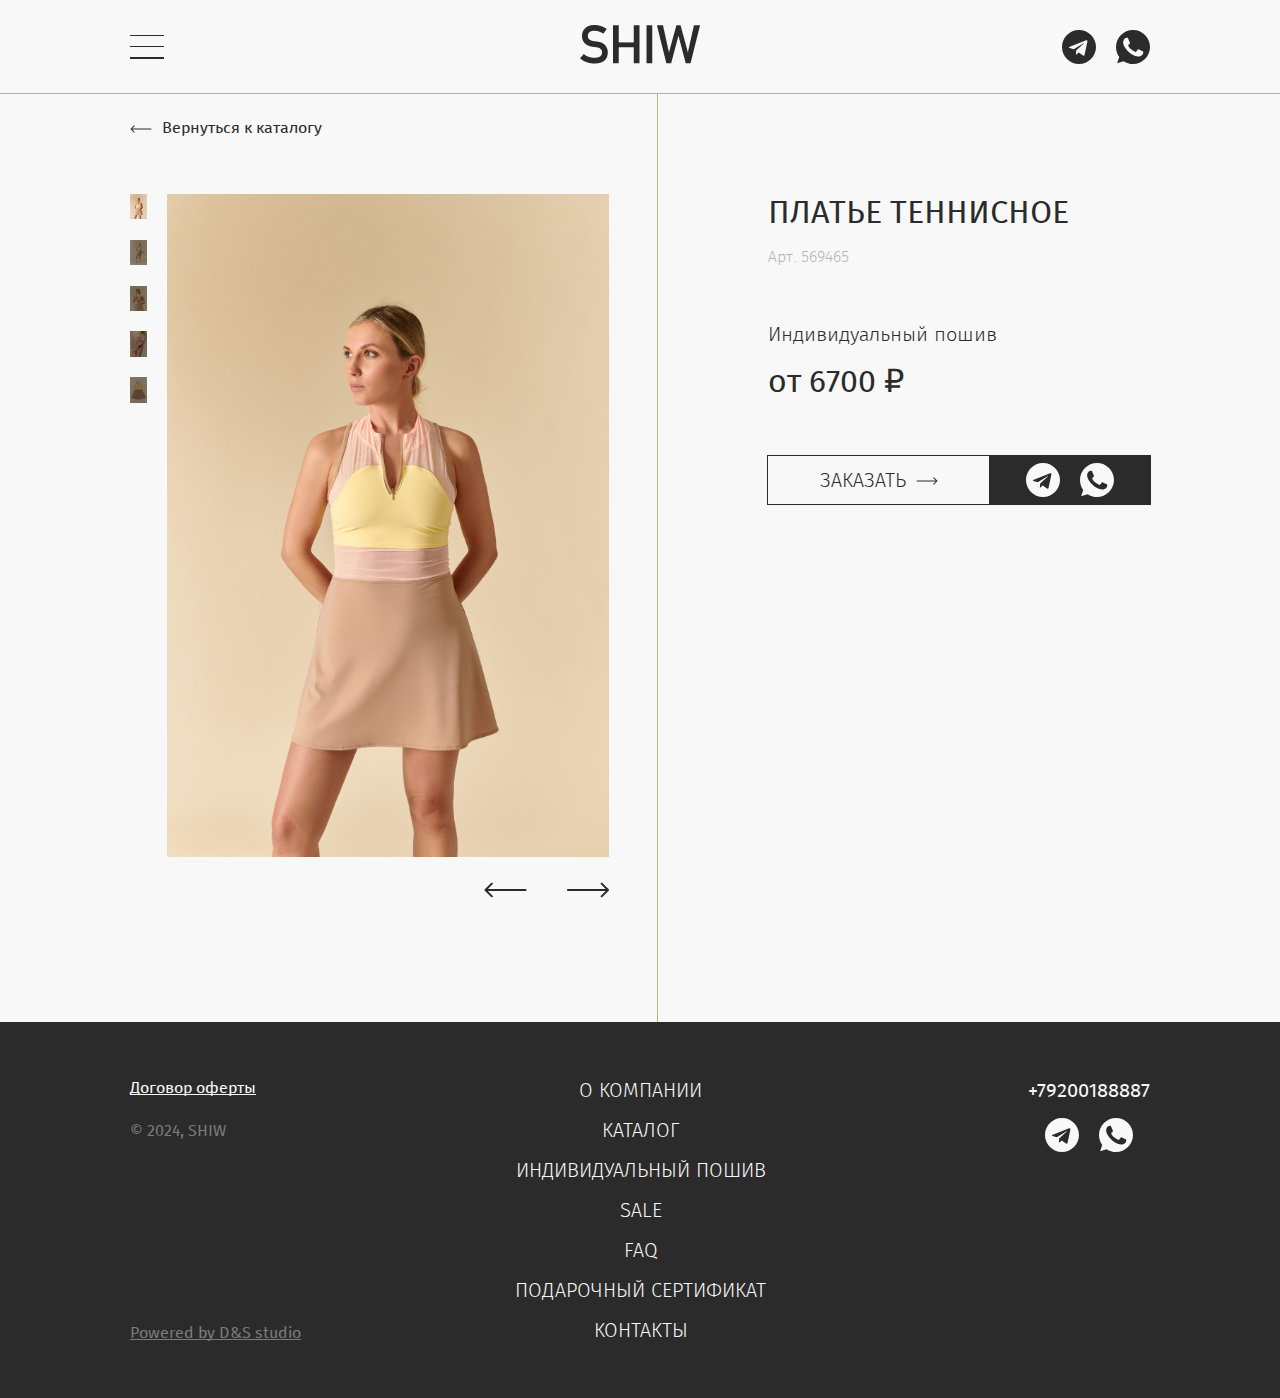
<file: deps/card.html>
<!DOCTYPE html>
<html lang="en">

<head>
    <meta charset="UTF-8">
    <meta name="viewport" content="width=device-width, initial-scale=1.0">
    <title>Shiw</title>
    <link rel="stylesheet" href="css/normilize.css">
    <link rel="stylesheet" href="css/styles.css">
    <link rel="stylesheet" href="css/card.css">

</head>

<body>
    <div id="overlay"></div>
    <header class="header_shiw">
        <div class="header_container container">
            <div class="header_content">
                <div class="header_burger_wrapper">
                    <div class="burger-menu" id="burgerMenu">
                        <div class="bar"></div>
                        <div class="bar"></div>
                        <div class="bar"></div>
                    </div>
                </div>
                <nav class="sidebar" id="sidebar">
                    <div class="burger_close_btn_wrapper">
                        <a class="burger_close" href="#">
                            <svg class="cross" width="28" height="28" viewBox="0 0 28 28" fill="none"
                                xmlns="http://www.w3.org/2000/svg">
                                <path
                                    d="M15.0404 14L27.7846 1.25582C28.0719 0.968551 28.0719 0.502805 27.7846 0.21554C27.4973 -0.0717242 27.0316 -0.0717242 26.7443 0.21554L14.0001 12.9596L1.25588 0.215448C0.96862 -0.0718161 0.502874 -0.0718161 0.215609 0.215448C-0.0717472 0.502713 -0.0717472 0.968459 0.215609 1.25572L12.9597 14L0.215517 26.7442C-0.0718391 27.0315 -0.0718391 27.4972 0.215517 27.7846C0.359149 27.9282 0.547379 28 0.735701 28C0.924023 28 1.11225 27.9282 1.25588 27.7846L14.0001 15.0404L26.7443 27.7846C26.888 27.9282 27.0761 28 27.2644 28C27.4528 28 27.641 27.9282 27.7846 27.7846C28.0719 27.4972 28.0719 27.0315 27.7846 26.7442L15.0404 14Z"
                                    fill="#2B2B2B" />
                            </svg>
                        </a>
                    </div>
                    <ul class="burger_list list--reset">
                        <li class="burger_item"><a class="header_nav_link" href="#">О компании</a></li>
                        <li class="burger_item"><a class="header_nav_link" href="#">Каталог</a></li>
                        <li class="burger_item"><a class="header_nav_link" href="#">Индивидуальный пошив</a></li>
                        <li class="burger_item"><a class="header_nav_link" href="#">SALE</a></li>
                        <li class="burger_item"><a class="header_nav_link" href="#">FAQ</a></li>
                        <li class="burger_item"><a class="header_nav_link" href="#">Подарочный сертификат</a></li>
                        <li class="burger_item"><a class="header_nav_link" href="#">Контакты</a></li>
                    </ul>
                </nav>
                <div class="header_logo_wrapper">
                    <a class="header_logo_link" href="#">
                        <img src="img/main_page/shiw_logo.png" alt="logo.png">
                    </a>
                </div>
                <div class="header_socials_wrapper">
                    <a class="social_link" href="">
                        <svg class="telegram" width="34" height="34" viewBox="0 0 34 34" fill="none"
                            xmlns="http://www.w3.org/2000/svg ">
                            <path
                                d="M17 0C7.61175 0 0 7.61175 0 17C0 26.3882 7.61175 34 17 34C26.3882 34 34 26.3882 34 17C34 7.61175 26.3882 0 17 0ZM25.3498 11.6464L22.559 24.7931C22.3536 25.7252 21.7983 25.9519 21.0233 25.5128L16.7733 22.3819L14.7248 24.3568C14.5265 24.6117 14.2191 24.7747 13.8748 24.7747C13.872 24.7747 13.8706 24.7747 13.8677 24.7747L14.1695 20.4482L22.0462 13.3337C22.3862 13.0319 21.9697 12.8605 21.5177 13.1623L11.7867 19.2907L7.59333 17.9817C6.68667 17.6942 6.66117 17.0751 7.78458 16.6303L24.1698 10.3147C24.9319 10.0371 25.5949 10.4961 25.3484 11.6478L25.3498 11.6464Z"
                                fill="#2B2B2B" />
                        </svg>
                    </a>
                    <a class="social_link" href="">
                        <svg class="whatsapp" width="34" height="34" viewBox="0 0 34 34" fill="none"
                            xmlns="http://www.w3.org/2000/svg">
                            <path
                                d="M17.0043 0H16.9958C7.62239 0 2.2306e-05 7.62449 2.2306e-05 17C-0.00579828 20.5806 1.12765 24.0703 3.2364 26.9641L1.11777 33.2796L7.65214 31.1907C10.4239 33.0296 13.6779 34.0071 17.0043 34C26.3776 34 34 26.3733 34 17C34 7.62662 26.3776 0 17.0043 0ZM26.8961 24.0061C26.486 25.1642 24.8583 26.1247 23.5599 26.4052C22.6716 26.5943 21.5114 26.7452 17.6056 25.126C12.6098 23.0562 9.39252 17.9796 9.14177 17.6502C8.90164 17.3209 7.12302 14.9621 7.12302 12.5226C7.12302 10.0831 8.36189 8.89524 8.86127 8.38524C9.27139 7.96662 9.94927 7.77537 10.5995 7.77537C10.8099 7.77537 10.999 7.78599 11.169 7.79449C11.6684 7.81574 11.9191 7.84549 12.2485 8.63386C12.6586 9.62199 13.6574 12.0615 13.7764 12.3122C13.8975 12.563 14.0186 12.903 13.8486 13.2324C13.6893 13.5724 13.549 13.7232 13.2983 14.0122C13.0475 14.3012 12.8095 14.5222 12.5588 14.8325C12.3293 15.1024 12.07 15.3914 12.359 15.8907C12.648 16.3795 13.6468 18.0094 15.1173 19.3183C17.0149 21.0077 18.5534 21.5475 19.1038 21.777C19.5139 21.947 20.0026 21.9066 20.3023 21.5878C20.6826 21.1777 21.1523 20.4977 21.6304 19.8284C21.9704 19.3481 22.3996 19.2886 22.8501 19.4586C23.3091 19.618 25.738 20.8186 26.2374 21.0672C26.7368 21.318 27.0661 21.437 27.1873 21.6473C27.3063 21.8577 27.3063 22.8458 26.8961 24.0061Z"
                                fill="#2B2B2B" />
                        </svg>
                    </a>
                </div>

            </div>
        </div>
    </header>

    <section class="card">
        <div class="card_container container">
            <div class="card_content">
                <div class="card_left_wrapper">
                    <div class="card_back_btn_wrapper">
                        <a class="card_btn_back" href=""><span class="card_arrow_wrapper"><svg class="card_arrow"
                                    xmlns="http://www.w3.org/2000/svg" width="22" height="8" viewBox="0 0 22 8"
                                    fill="none">
                                    <path
                                        d="M0.646447 3.64645C0.451184 3.84171 0.451184 4.15829 0.646447 4.35355L3.82843 7.53553C4.02369 7.7308 4.34027 7.7308 4.53553 7.53553C4.7308 7.34027 4.7308 7.02369 4.53553 6.82843L1.70711 4L4.53553 1.17157C4.7308 0.976311 4.7308 0.659729 4.53553 0.464467C4.34027 0.269204 4.02369 0.269204 3.82843 0.464467L0.646447 3.64645ZM21 4.5C21.2761 4.5 21.5 4.27615 21.5 4C21.5 3.72386 21.2761 3.5 21 3.5L21 4.5ZM1 4.5L21 4.5L21 3.5L1 3.5L1 4.5Z"
                                        fill="#2B2B2B" />
                                </svg></span>Вернуться к каталогу</a>
                    </div>
                    <div class="card_gallery_wrapper">
                        <div class="card_gallery_btns_wrapper">
                            <ul class="card_gallery_btns_list list--reset">
                                <li class="card_gallery_item">
                                    <a class="card_gallery_link" href="#" data-index="0">
                                        <img class="card_gallery_btn_image" src="img/card_page/ph_1.jpg" alt="">
                                    </a>
                                </li>
                                <li class="card_gallery_item">
                                    <a class="card_gallery_link" href="#" data-index="1">
                                        <img class="card_gallery_btn_image" src="img/card_page/ph_2.jpg" alt="">
                                    </a>
                                </li>
                                <li class="card_gallery_item">
                                    <a class="card_gallery_link" href="#" data-index="2">
                                        <img class="card_gallery_btn_image" src="img/card_page/ph_3.jpg" alt="">
                                    </a>
                                </li>
                                <li class="card_gallery_item">
                                    <a class="card_gallery_link" href="#" data-index="3">
                                        <img class="card_gallery_btn_image" src="img/card_page/ph_4.jpg" alt="">
                                    </a>
                                </li>
                                <li class="card_gallery_item">
                                    <a class="card_gallery_link" href="#" data-index="4">
                                        <img class="card_gallery_btn_image" src="img/card_page/ph_5.jpg" alt="">
                                    </a>
                                </li>
                            </ul>
                        </div>
                        <div class="card_gallery_big">
                            <img class="card_gallery_image_big" src="img/card_page/ph_1.jpg" alt="">
                        </div>
                    </div>
                    <div class="card_gellery_pagination_wrapper">
                        <a class="card_gallery_pagination_link" href="#" id="prevBtn">
                            <svg class="card_pag_left" xmlns="http://www.w3.org/2000/svg" width="43" height="16"
                                viewBox="0 0 43 16" fill="none">
                                <path
                                    d="M0.792893 7.29289C0.402369 7.68342 0.402369 8.31658 0.792893 8.70711L7.15685 15.0711C7.54738 15.4616 8.18054 15.4616 8.57107 15.0711C8.96159 14.6805 8.96159 14.0474 8.57107 13.6569L2.91421 8L8.57107 2.34315C8.96159 1.95262 8.96159 1.31946 8.57107 0.928933C8.18054 0.538409 7.54738 0.538409 7.15686 0.928933L0.792893 7.29289ZM41.5 9.00001C42.0523 9.00001 42.5 8.55229 42.5 8.00001C42.5 7.44772 42.0523 7.00001 41.5 7.00001L41.5 9.00001ZM1.5 9L41.5 9.00001L41.5 7.00001L1.5 7L1.5 9Z"
                                    fill="#2B2B2B" />
                            </svg>
                        </a>
                        <a class="card_gallery_pagination_link" href="#" id="nextBtn">
                            <svg class="card_pag_right" xmlns="http://www.w3.org/2000/svg" width="42" height="16"
                                viewBox="0 0 42 16" fill="none">
                                <path
                                    d="M41.7071 8.70711C42.0976 8.31658 42.0976 7.68342 41.7071 7.29289L35.3431 0.928932C34.9526 0.538407 34.3195 0.538407 33.9289 0.928932C33.5384 1.31946 33.5384 1.95262 33.9289 2.34315L39.5858 8L33.9289 13.6569C33.5384 14.0474 33.5384 14.6805 33.9289 15.0711C34.3195 15.4616 34.9526 15.4616 35.3431 15.0711L41.7071 8.70711ZM1 7C0.447716 7 4.82823e-08 7.44771 0 8C-4.82823e-08 8.55228 0.447716 9 1 9L1 7ZM41 7L1 7L1 9L41 9L41 7Z"
                                    fill="#2B2B2B" />
                            </svg>
                        </a>
                    </div>
                </div>
                <div class="card_right_wrapper">
                    <h3 class="card_name">Платье теннисное</h3>
                    <p class="card_number">Арт. 569465</p>
                    <p class="card_description">Индивидуальный пошив </p>
                    <p class="card_price">от 6700 ₽</p>
                    <div class="card_btn_wrapper">
                        <div class="card_btn_left">заказать <span class="card_btn_arrow_wrapper"><svg class="card_gallery_btn_arrow"
                                    xmlns="http://www.w3.org/2000/svg" width="22" height="8" viewBox="0 0 22 8"
                                    fill="none">
                                    <path
                                        d="M21.3536 4.35355C21.5488 4.15829 21.5488 3.84171 21.3536 3.64645L18.1716 0.464466C17.9763 0.269204 17.6597 0.269204 17.4645 0.464466C17.2692 0.659728 17.2692 0.976311 17.4645 1.17157L20.2929 4L17.4645 6.82843C17.2692 7.02369 17.2692 7.34027 17.4645 7.53553C17.6597 7.7308 17.9763 7.7308 18.1716 7.53553L21.3536 4.35355ZM1 3.5C0.723858 3.5 0.5 3.72386 0.5 4C0.5 4.27614 0.723858 4.5 1 4.5V3.5ZM21 3.5L1 3.5V4.5L21 4.5V3.5Z"
                                        fill="#2B2B2B" />
                                </svg></span>
                        </div>
                        <div class="card_btn_right_wrapper">
                            <a class="social_link" href="">
                                <svg class="telegram" width="34" height="34" viewBox="0 0 34 34" fill="none"
                                    xmlns="http://www.w3.org/2000/svg">
                                    <path
                                        d="M17 0C7.61175 0 0 7.61175 0 17C0 26.3882 7.61175 34 17 34C26.3882 34 34 26.3882 34 17C34 7.61175 26.3882 0 17 0ZM25.3498 11.6464L22.559 24.7931C22.3536 25.7252 21.7983 25.9519 21.0233 25.5128L16.7733 22.3819L14.7248 24.3568C14.5265 24.6117 14.2191 24.7747 13.8748 24.7747C13.872 24.7747 13.8706 24.7747 13.8677 24.7747L14.1695 20.4482L22.0462 13.3337C22.3862 13.0319 21.9697 12.8605 21.5177 13.1623L11.7867 19.2907L7.59333 17.9817C6.68667 17.6942 6.66117 17.0751 7.78458 16.6303L24.1698 10.3147C24.9319 10.0371 25.5949 10.4961 25.3484 11.6478L25.3498 11.6464Z"
                                        fill="#F8F8F8" />
                                </svg>
                            </a>
                            <a class="social_link" href="">
                                <svg class="whatsapp" width="34" height="34" viewBox="0 0 34 34" fill="none"
                                    xmlns="http://www.w3.org/2000/svg">
                                    <path
                                        d="M17.0043 0H16.9958C7.62239 0 2.2306e-05 7.62449 2.2306e-05 17C-0.00579828 20.5806 1.12765 24.0703 3.2364 26.9641L1.11777 33.2796L7.65214 31.1907C10.4239 33.0296 13.6779 34.0071 17.0043 34C26.3776 34 34 26.3733 34 17C34 7.62662 26.3776 0 17.0043 0ZM26.8961 24.0061C26.486 25.1642 24.8583 26.1247 23.5599 26.4052C22.6716 26.5943 21.5114 26.7452 17.6056 25.126C12.6098 23.0562 9.39252 17.9796 9.14177 17.6502C8.90164 17.3209 7.12302 14.9621 7.12302 12.5226C7.12302 10.0831 8.36189 8.89524 8.86127 8.38524C9.27139 7.96662 9.94927 7.77537 10.5995 7.77537C10.8099 7.77537 10.999 7.78599 11.169 7.79449C11.6684 7.81574 11.9191 7.84549 12.2485 8.63386C12.6586 9.62199 13.6574 12.0615 13.7764 12.3122C13.8975 12.563 14.0186 12.903 13.8486 13.2324C13.6893 13.5724 13.549 13.7232 13.2983 14.0122C13.0475 14.3012 12.8095 14.5222 12.5588 14.8325C12.3293 15.1024 12.07 15.3914 12.359 15.8907C12.648 16.3795 13.6468 18.0094 15.1173 19.3183C17.0149 21.0077 18.5534 21.5475 19.1038 21.777C19.5139 21.947 20.0026 21.9066 20.3023 21.5878C20.6826 21.1777 21.1523 20.4977 21.6304 19.8284C21.9704 19.3481 22.3996 19.2886 22.8501 19.4586C23.3091 19.618 25.738 20.8186 26.2374 21.0672C26.7368 21.318 27.0661 21.437 27.1873 21.6473C27.3063 21.8577 27.3063 22.8458 26.8961 24.0061Z"
                                        fill="#F8F8F8" />
                                </svg>
                            </a>
                        </div>
                    </div>
                </div>
            </div>
        </div>
    </section>


    <footer class="footer">
        <div class="footer_container container">
            <div class="footer_content">
                <div class="footer_left">
                    <div class="footer_left_top">
                        <a class="footer_contract" href="">Договор оферты</a>
                        <p class="footer_year">© 2024, SHIW</p>
                    </div>
                    <a class="footer_left_bottom_link footer_left_bottom" href="https://t.me/Stasya_Poznyak">Powered by
                        D&S studio</a>
                </div>
                <div class="footer_middle">
                    <ul class="footer_nav_list list--reset">
                        <li class="burger_item"><a class="footer_nav_link" href="#">О компании</a></li>
                        <li class="burger_item"><a class="footer_nav_link" href="#">Каталог</a></li>
                        <li class="burger_item"><a class="footer_nav_link" href="#">Индивидуальный пошив</a></li>
                        <li class="burger_item"><a class="footer_nav_link" href="#">SALE</a></li>
                        <li class="burger_item"><a class="footer_nav_link" href="#">FAQ</a></li>
                        <li class="burger_item"><a class="footer_nav_link" href="#">Подарочный сертификат</a></li>
                        <li class="burger_item"><a class="footer_nav_link" href="#">Контакты</a></li>
                    </ul>

                </div>
                <div class="footer_right">
                    <a class="footer_link_tel" href="tel:+79200188887">+79200188887</a>
                    <div class="footer_social_wrapper">
                        <a class="social_link" href="">
                            <svg class="telegram" width="34" height="34" viewBox="0 0 34 34" fill="none"
                                xmlns="http://www.w3.org/2000/svg">
                                <path
                                    d="M17 0C7.61175 0 0 7.61175 0 17C0 26.3882 7.61175 34 17 34C26.3882 34 34 26.3882 34 17C34 7.61175 26.3882 0 17 0ZM25.3498 11.6464L22.559 24.7931C22.3536 25.7252 21.7983 25.9519 21.0233 25.5128L16.7733 22.3819L14.7248 24.3568C14.5265 24.6117 14.2191 24.7747 13.8748 24.7747C13.872 24.7747 13.8706 24.7747 13.8677 24.7747L14.1695 20.4482L22.0462 13.3337C22.3862 13.0319 21.9697 12.8605 21.5177 13.1623L11.7867 19.2907L7.59333 17.9817C6.68667 17.6942 6.66117 17.0751 7.78458 16.6303L24.1698 10.3147C24.9319 10.0371 25.5949 10.4961 25.3484 11.6478L25.3498 11.6464Z"
                                    fill="#F8F8F8" />
                            </svg>
                        </a>
                        <a class="social_link" href="">
                            <svg class="whatsapp" width="34" height="34" viewBox="0 0 34 34" fill="none"
                                xmlns="http://www.w3.org/2000/svg">
                                <path
                                    d="M17.0043 0H16.9958C7.62239 0 2.2306e-05 7.62449 2.2306e-05 17C-0.00579828 20.5806 1.12765 24.0703 3.2364 26.9641L1.11777 33.2796L7.65214 31.1907C10.4239 33.0296 13.6779 34.0071 17.0043 34C26.3776 34 34 26.3733 34 17C34 7.62662 26.3776 0 17.0043 0ZM26.8961 24.0061C26.486 25.1642 24.8583 26.1247 23.5599 26.4052C22.6716 26.5943 21.5114 26.7452 17.6056 25.126C12.6098 23.0562 9.39252 17.9796 9.14177 17.6502C8.90164 17.3209 7.12302 14.9621 7.12302 12.5226C7.12302 10.0831 8.36189 8.89524 8.86127 8.38524C9.27139 7.96662 9.94927 7.77537 10.5995 7.77537C10.8099 7.77537 10.999 7.78599 11.169 7.79449C11.6684 7.81574 11.9191 7.84549 12.2485 8.63386C12.6586 9.62199 13.6574 12.0615 13.7764 12.3122C13.8975 12.563 14.0186 12.903 13.8486 13.2324C13.6893 13.5724 13.549 13.7232 13.2983 14.0122C13.0475 14.3012 12.8095 14.5222 12.5588 14.8325C12.3293 15.1024 12.07 15.3914 12.359 15.8907C12.648 16.3795 13.6468 18.0094 15.1173 19.3183C17.0149 21.0077 18.5534 21.5475 19.1038 21.777C19.5139 21.947 20.0026 21.9066 20.3023 21.5878C20.6826 21.1777 21.1523 20.4977 21.6304 19.8284C21.9704 19.3481 22.3996 19.2886 22.8501 19.4586C23.3091 19.618 25.738 20.8186 26.2374 21.0672C26.7368 21.318 27.0661 21.437 27.1873 21.6473C27.3063 21.8577 27.3063 22.8458 26.8961 24.0061Z"
                                    fill="#F8F8F8" />
                            </svg>
                        </a>
                    </div>

                </div>
            </div>
        </div>
    </footer>


</body>
<script defer type="module" src="../deps/js/main.js"></script>
<script defer type="module" src="../deps/js/card.js"></script>



</html>
</file>
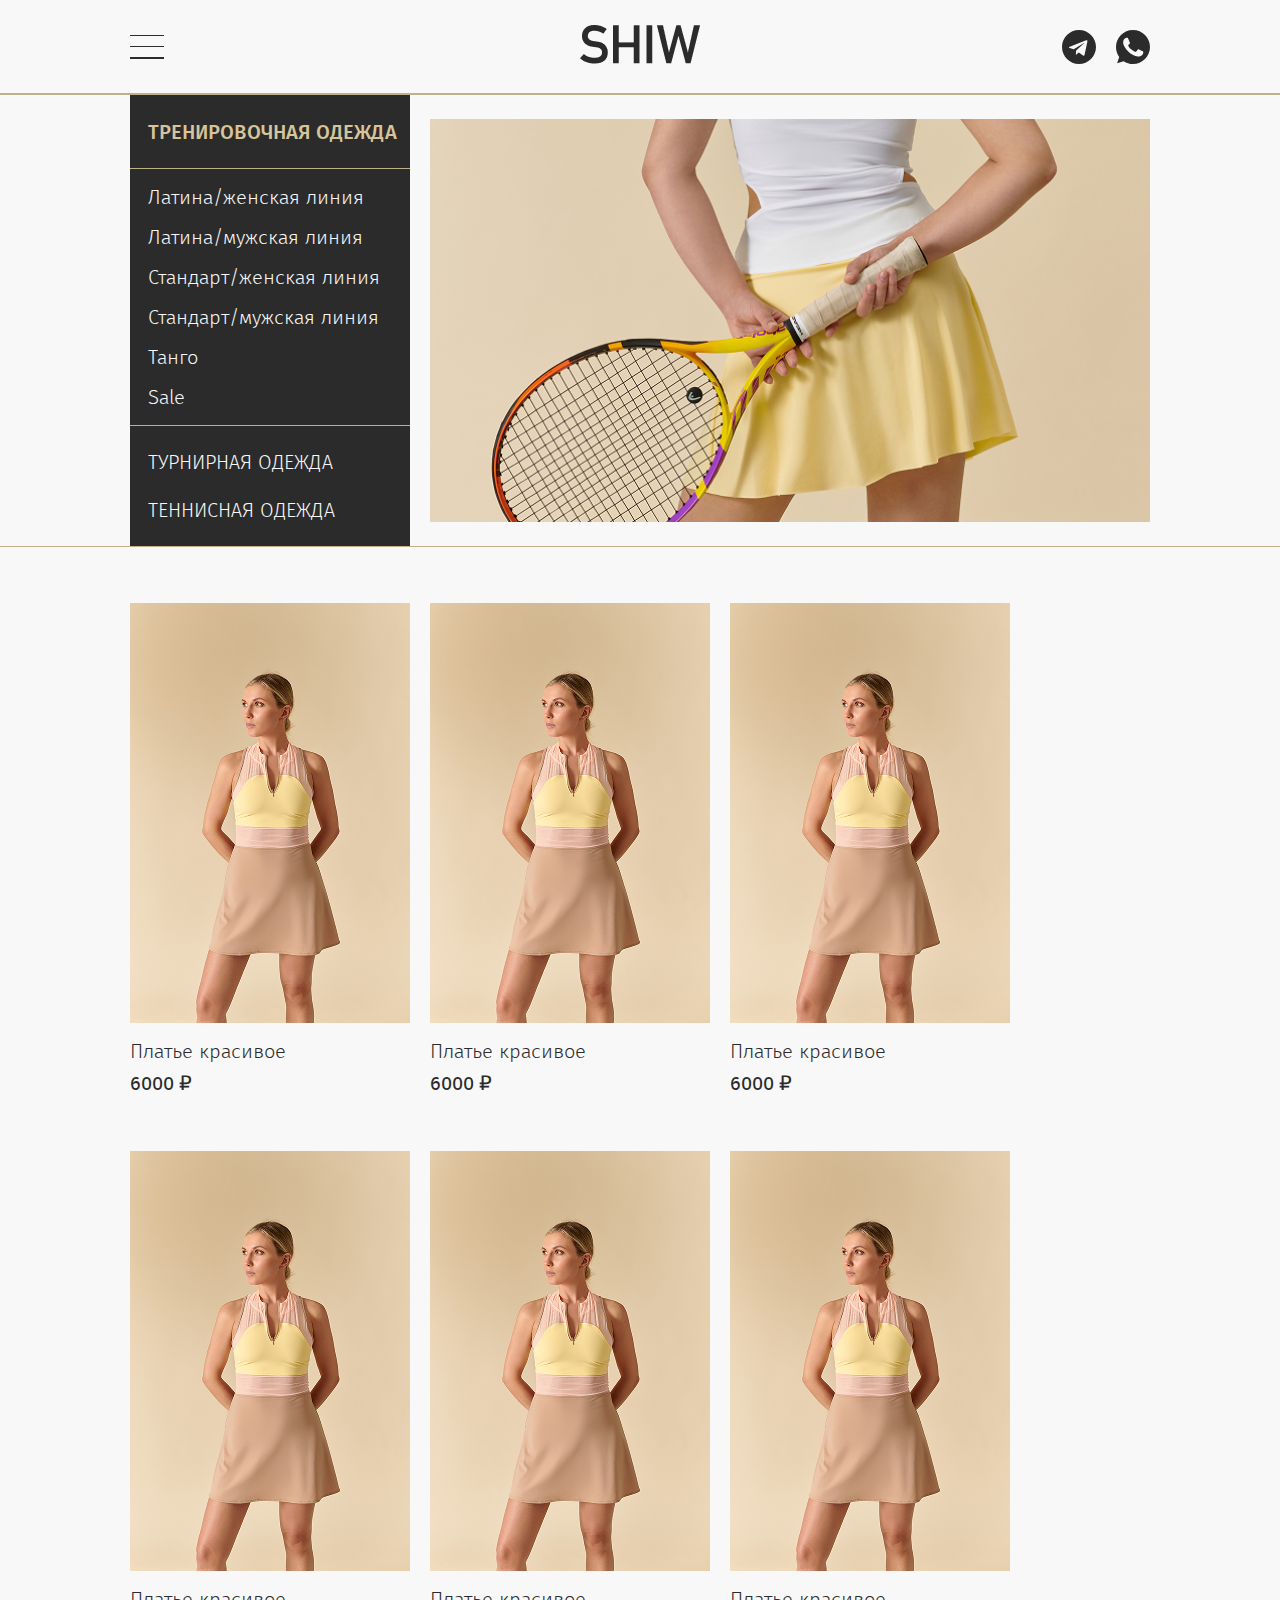
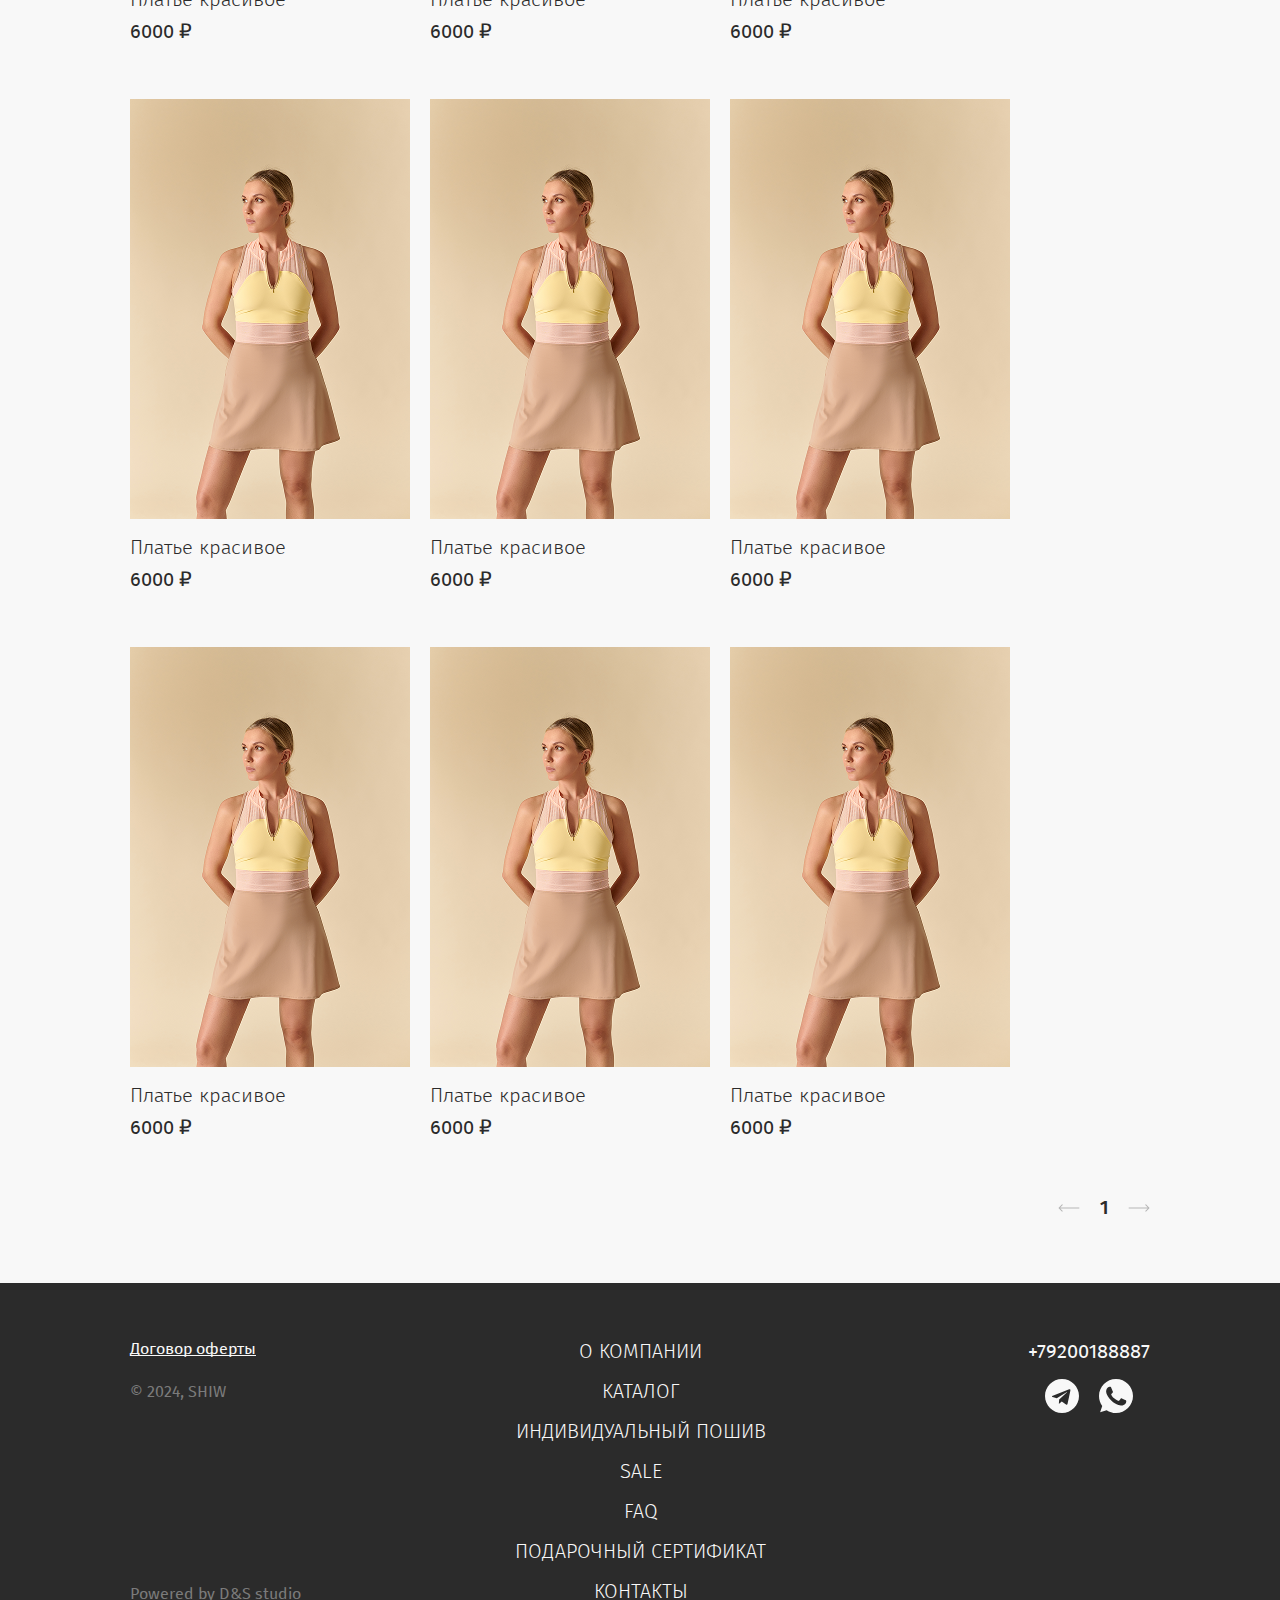
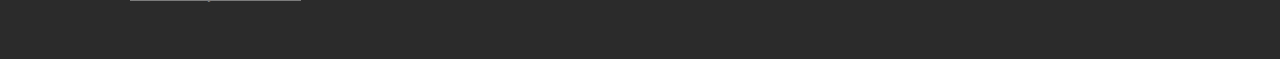
<file: deps/catalog.html>
<!DOCTYPE html>
<html lang="en">

<head>
    <meta charset="UTF-8">
    <meta name="viewport" content="width=device-width, initial-scale=1.0">
    <title>Shiw</title>
    <link rel="stylesheet" href="css/normilize.css">
    <link rel="stylesheet" href="css/styles.css">
    <link rel="stylesheet" href="css/catalog.css">
</head>

<body>
    <div id="overlay"></div>
    <header class="header_shiw">
        <div class="header_container container">
            <div class="header_content">
                <div class="header_burger_wrapper">
                    <div class="burger-menu" id="burgerMenu">
                        <div class="bar"></div>
                        <div class="bar"></div>
                        <div class="bar"></div>
                    </div>
                </div>
                <nav class="sidebar" id="sidebar">
                    <div class="burger_close_btn_wrapper">
                        <a class="burger_close" href="#">
                            <svg class="cross" width="28" height="28" viewBox="0 0 28 28" fill="none"
                                xmlns="http://www.w3.org/2000/svg">
                                <path
                                    d="M15.0404 14L27.7846 1.25582C28.0719 0.968551 28.0719 0.502805 27.7846 0.21554C27.4973 -0.0717242 27.0316 -0.0717242 26.7443 0.21554L14.0001 12.9596L1.25588 0.215448C0.96862 -0.0718161 0.502874 -0.0718161 0.215609 0.215448C-0.0717472 0.502713 -0.0717472 0.968459 0.215609 1.25572L12.9597 14L0.215517 26.7442C-0.0718391 27.0315 -0.0718391 27.4972 0.215517 27.7846C0.359149 27.9282 0.547379 28 0.735701 28C0.924023 28 1.11225 27.9282 1.25588 27.7846L14.0001 15.0404L26.7443 27.7846C26.888 27.9282 27.0761 28 27.2644 28C27.4528 28 27.641 27.9282 27.7846 27.7846C28.0719 27.4972 28.0719 27.0315 27.7846 26.7442L15.0404 14Z"
                                    fill="#2B2B2B" />
                            </svg>
                        </a>
                    </div>
                    <ul class="burger_list list--reset">
                        <li class="burger_item"><a class="header_nav_link" href="#">О компании</a></li>
                        <li class="burger_item"><a class="header_nav_link" href="#">Каталог</a></li>
                        <li class="burger_item"><a class="header_nav_link" href="#">Индивидуальный пошив</a></li>
                        <li class="burger_item"><a class="header_nav_link" href="#">SALE</a></li>
                        <li class="burger_item"><a class="header_nav_link" href="#">FAQ</a></li>
                        <li class="burger_item"><a class="header_nav_link" href="#">Подарочный сертификат</a></li>
                        <li class="burger_item"><a class="header_nav_link" href="#">Контакты</a></li>
                    </ul>
                </nav>
                <div class="header_logo_wrapper">
                    <a class="header_logo_link" href="#">
                        <img src="img/main_page/shiw_logo.png" alt="logo.png">
                    </a>
                </div>
                <div class="header_socials_wrapper">
                    <a class="social_link" href="">
                        <svg class="telegram" width="34" height="34" viewBox="0 0 34 34" fill="none"
                            xmlns="http://www.w3.org/2000/svg ">
                            <path
                                d="M17 0C7.61175 0 0 7.61175 0 17C0 26.3882 7.61175 34 17 34C26.3882 34 34 26.3882 34 17C34 7.61175 26.3882 0 17 0ZM25.3498 11.6464L22.559 24.7931C22.3536 25.7252 21.7983 25.9519 21.0233 25.5128L16.7733 22.3819L14.7248 24.3568C14.5265 24.6117 14.2191 24.7747 13.8748 24.7747C13.872 24.7747 13.8706 24.7747 13.8677 24.7747L14.1695 20.4482L22.0462 13.3337C22.3862 13.0319 21.9697 12.8605 21.5177 13.1623L11.7867 19.2907L7.59333 17.9817C6.68667 17.6942 6.66117 17.0751 7.78458 16.6303L24.1698 10.3147C24.9319 10.0371 25.5949 10.4961 25.3484 11.6478L25.3498 11.6464Z"
                                fill="#2B2B2B" />
                        </svg>
                    </a>
                    <a class="social_link" href="">
                        <svg class="whatsapp" width="34" height="34" viewBox="0 0 34 34" fill="none"
                            xmlns="http://www.w3.org/2000/svg">
                            <path
                                d="M17.0043 0H16.9958C7.62239 0 2.2306e-05 7.62449 2.2306e-05 17C-0.00579828 20.5806 1.12765 24.0703 3.2364 26.9641L1.11777 33.2796L7.65214 31.1907C10.4239 33.0296 13.6779 34.0071 17.0043 34C26.3776 34 34 26.3733 34 17C34 7.62662 26.3776 0 17.0043 0ZM26.8961 24.0061C26.486 25.1642 24.8583 26.1247 23.5599 26.4052C22.6716 26.5943 21.5114 26.7452 17.6056 25.126C12.6098 23.0562 9.39252 17.9796 9.14177 17.6502C8.90164 17.3209 7.12302 14.9621 7.12302 12.5226C7.12302 10.0831 8.36189 8.89524 8.86127 8.38524C9.27139 7.96662 9.94927 7.77537 10.5995 7.77537C10.8099 7.77537 10.999 7.78599 11.169 7.79449C11.6684 7.81574 11.9191 7.84549 12.2485 8.63386C12.6586 9.62199 13.6574 12.0615 13.7764 12.3122C13.8975 12.563 14.0186 12.903 13.8486 13.2324C13.6893 13.5724 13.549 13.7232 13.2983 14.0122C13.0475 14.3012 12.8095 14.5222 12.5588 14.8325C12.3293 15.1024 12.07 15.3914 12.359 15.8907C12.648 16.3795 13.6468 18.0094 15.1173 19.3183C17.0149 21.0077 18.5534 21.5475 19.1038 21.777C19.5139 21.947 20.0026 21.9066 20.3023 21.5878C20.6826 21.1777 21.1523 20.4977 21.6304 19.8284C21.9704 19.3481 22.3996 19.2886 22.8501 19.4586C23.3091 19.618 25.738 20.8186 26.2374 21.0672C26.7368 21.318 27.0661 21.437 27.1873 21.6473C27.3063 21.8577 27.3063 22.8458 26.8961 24.0061Z"
                                fill="#2B2B2B" />
                        </svg>
                    </a>
                </div>

            </div>
        </div>
    </header>
    <section class="catalog">
        <div class="catalog_container container">
            <div class="catalog_content_top">
                <div class="catalog_navigation_wrapper">
                    <div class="catalog_nabvbar">
                        <div class="catalog_main_menu active">Тренировочная одежда</div>
                        <div class="catalog_sub_menu active">
                            <a class="catalog_sub_link" href="#">Латина/женская линия</a>
                            <a class="catalog_sub_link" href="#">Латина/мужская линия</a>
                            <a class="catalog_sub_link" href="#">Стандарт/женская линия</a>
                            <a class="catalog_sub_link" href="#">Стандарт/мужская линия</a>
                            <a class="catalog_sub_link" href="#">Танго</a>
                            <a class="catalog_sub_link" href="#">Sale</a>
                        </div>
                        <div class="catalog_main_menu">Турнирная одежда</div>
                        <div class="catalog_sub_menu">
                            <a class="catalog_sub_link" href="#">Латина/женская линия</a>
                            <a class="catalog_sub_link" href="#">Латина/мужская линия</a>
                            <a class="catalog_sub_link" href="#">Sale</a>
                        </div>
                        <div class="catalog_main_menu">Теннисная одежда</div>
                        <div class="catalog_sub_menu">
                            <a class="catalog_sub_link" href="#">Основная коллекция</a>
                            <a class="catalog_sub_link" href="#">Sale</a>
                        </div>
                    </div>
                </div>
                <div class="catalog_right_image">
                    <img class="catalog_sub_image" src="img/catalog_page/catalog_sub_img.png" alt="">
                </div>
            </div>
        </div>
    </section>
    <section class="catalog_main">
        <div class="container">
            <div class="catalog_content_bottom">
                <ul class="catalog_cards_list list--reset">
                    <li class="catalog_card">
                        <a class="catalog_card_open_link" href="">
                            <div class="catalog_card_content">
                                <img class="catalog_card_img" src="img/catalog_page/DSC_7248.png" alt="">
                                <h4 class="catalog_card_name">Платье красивое</h4>
                                <p class="catalog_card_price">6000 ₽</p>
                            </div>

                        </a>
                    </li>
                    <li class="catalog_card">
                        <a class="catalog_card_open_link" href="">
                            <div class="catalog_card_content">
                                <img class="catalog_card_img" src="img/catalog_page/DSC_7248.png" alt="">
                                <h4 class="catalog_card_name">Платье красивое</h4>
                                <p class="catalog_card_price">6000 ₽</p>
                            </div>

                        </a>
                    </li>
                    <li class="catalog_card">
                        <a class="catalog_card_open_link" href="">
                            <div class="catalog_card_content">
                                <img class="catalog_card_img" src="img/catalog_page/DSC_7248.png" alt="">
                                <h4 class="catalog_card_name">Платье красивое</h4>
                                <p class="catalog_card_price">6000 ₽</p>
                            </div>

                        </a>
                    </li>
                    <li class="catalog_card">
                        <a class="catalog_card_open_link" href="">
                            <div class="catalog_card_content">
                                <img class="catalog_card_img" src="img/catalog_page/DSC_7248.png" alt="">
                                <h4 class="catalog_card_name">Платье красивое</h4>
                                <p class="catalog_card_price">6000 ₽</p>
                            </div>

                        </a>
                    </li>
                    <li class="catalog_card">
                        <a class="catalog_card_open_link" href="">
                            <div class="catalog_card_content">
                                <img class="catalog_card_img" src="img/catalog_page/DSC_7248.png" alt="">
                                <h4 class="catalog_card_name">Платье красивое</h4>
                                <p class="catalog_card_price">6000 ₽</p>
                            </div>

                        </a>
                    </li>
                    <li class="catalog_card">
                        <a class="catalog_card_open_link" href="">
                            <div class="catalog_card_content">
                                <img class="catalog_card_img" src="img/catalog_page/DSC_7248.png" alt="">
                                <h4 class="catalog_card_name">Платье красивое</h4>
                                <p class="catalog_card_price">6000 ₽</p>
                            </div>

                        </a>
                    </li>
                    <li class="catalog_card">
                        <a class="catalog_card_open_link" href="">
                            <div class="catalog_card_content">
                                <img class="catalog_card_img" src="img/catalog_page/DSC_7248.png" alt="">
                                <h4 class="catalog_card_name">Платье красивое</h4>
                                <p class="catalog_card_price">6000 ₽</p>
                            </div>

                        </a>
                    </li>
                    <li class="catalog_card">
                        <a class="catalog_card_open_link" href="">
                            <div class="catalog_card_content">
                                <img class="catalog_card_img" src="img/catalog_page/DSC_7248.png" alt="">
                                <h4 class="catalog_card_name">Платье красивое</h4>
                                <p class="catalog_card_price">6000 ₽</p>
                            </div>

                        </a>
                    </li>
                    <li class="catalog_card">
                        <a class="catalog_card_open_link" href="">
                            <div class="catalog_card_content">
                                <img class="catalog_card_img" src="img/catalog_page/DSC_7248.png" alt="">
                                <h4 class="catalog_card_name">Платье красивое</h4>
                                <p class="catalog_card_price">6000 ₽</p>
                            </div>

                        </a>
                    </li>
                    <li class="catalog_card">
                        <a class="catalog_card_open_link" href="">
                            <div class="catalog_card_content">
                                <img class="catalog_card_img" src="img/catalog_page/DSC_7248.png" alt="">
                                <h4 class="catalog_card_name">Платье красивое</h4>
                                <p class="catalog_card_price">6000 ₽</p>
                            </div>

                        </a>
                    </li>
                    <li class="catalog_card">
                        <a class="catalog_card_open_link" href="">
                            <div class="catalog_card_content">
                                <img class="catalog_card_img" src="img/catalog_page/DSC_7248.png" alt="">
                                <h4 class="catalog_card_name">Платье красивое</h4>
                                <p class="catalog_card_price">6000 ₽</p>
                            </div>

                        </a>
                    </li>
                    <li class="catalog_card">
                        <a class="catalog_card_open_link" href="">
                            <div class="catalog_card_content">
                                <img class="catalog_card_img" src="img/catalog_page/DSC_7248.png" alt="">
                                <h4 class="catalog_card_name">Платье красивое</h4>
                                <p class="catalog_card_price">6000 ₽</p>
                            </div>

                        </a>
                    </li>
                </ul>
                <div class="catalog_pagination_wrapper">
                    <a class="catalog_pagination_left" href="">
                        <svg class="arrow_left_pag" xmlns="http://www.w3.org/2000/svg" width="22" height="8" viewBox="0 0 22 8" fill="none">
                            <path d="M0.646447 3.64645C0.451184 3.84171 0.451184 4.15829 0.646447 4.35355L3.82843 7.53553C4.02369 7.7308 4.34027 7.7308 4.53553 7.53553C4.7308 7.34027 4.7308 7.02369 4.53553 6.82843L1.70711 4L4.53553 1.17157C4.7308 0.976311 4.7308 0.659729 4.53553 0.464467C4.34027 0.269204 4.02369 0.269204 3.82843 0.464467L0.646447 3.64645ZM21 4.5C21.2761 4.5 21.5 4.27615 21.5 4C21.5 3.72386 21.2761 3.5 21 3.5L21 4.5ZM1 4.5L21 4.5L21 3.5L1 3.5L1 4.5Z" fill="#B5B5B5"/>
                            </svg>
                    </a>
                    <p class="catalog_pagination_page">1</p>
                    <a class="catalog_pagination_right" href="">
                        <svg class="arrow_right_pag" xmlns="http://www.w3.org/2000/svg" width="22" height="8" viewBox="0 0 22 8" fill="none">
                            <path d="M21.3536 4.35355C21.5488 4.15829 21.5488 3.84171 21.3536 3.64645L18.1716 0.464466C17.9763 0.269204 17.6597 0.269204 17.4645 0.464466C17.2692 0.659728 17.2692 0.976311 17.4645 1.17157L20.2929 4L17.4645 6.82843C17.2692 7.02369 17.2692 7.34027 17.4645 7.53553C17.6597 7.7308 17.9763 7.7308 18.1716 7.53553L21.3536 4.35355ZM1 3.5C0.723858 3.5 0.5 3.72386 0.5 4C0.5 4.27614 0.723858 4.5 1 4.5V3.5ZM21 3.5L1 3.5V4.5L21 4.5V3.5Z" fill="#B5B5B5"/>
                            </svg>
                    </a>
                </div>
            </div>
        </div>
    </section>

    <footer class="footer">
        <div class="footer_container container">
            <div class="footer_content">
                <div class="footer_left">
                    <div class="footer_left_top">
                        <a class="footer_contract" href="">Договор оферты</a>
                        <p class="footer_year">© 2024, SHIW</p>
                    </div>
                    <a class="footer_left_bottom_link footer_left_bottom" href="https://t.me/Stasya_Poznyak">Powered by D&S studio</a>
                </div>
                <div class="footer_middle">
                    <ul class="footer_nav_list list--reset">
                        <li class="burger_item"><a class="footer_nav_link" href="#">О компании</a></li>
                        <li class="burger_item"><a class="footer_nav_link" href="#">Каталог</a></li>
                        <li class="burger_item"><a class="footer_nav_link" href="#">Индивидуальный пошив</a></li>
                        <li class="burger_item"><a class="footer_nav_link" href="#">SALE</a></li>
                        <li class="burger_item"><a class="footer_nav_link" href="#">FAQ</a></li>
                        <li class="burger_item"><a class="footer_nav_link" href="#">Подарочный сертификат</a></li>
                        <li class="burger_item"><a class="footer_nav_link" href="#">Контакты</a></li>
                    </ul>

                </div>
                <div class="footer_right">
                    <a class="footer_link_tel" href="tel:+79200188887">+79200188887</a>
                    <div class="footer_social_wrapper">
                        <a class="social_link" href="">
                            <svg class="telegram" width="34" height="34" viewBox="0 0 34 34" fill="none"
                                xmlns="http://www.w3.org/2000/svg">
                                <path
                                    d="M17 0C7.61175 0 0 7.61175 0 17C0 26.3882 7.61175 34 17 34C26.3882 34 34 26.3882 34 17C34 7.61175 26.3882 0 17 0ZM25.3498 11.6464L22.559 24.7931C22.3536 25.7252 21.7983 25.9519 21.0233 25.5128L16.7733 22.3819L14.7248 24.3568C14.5265 24.6117 14.2191 24.7747 13.8748 24.7747C13.872 24.7747 13.8706 24.7747 13.8677 24.7747L14.1695 20.4482L22.0462 13.3337C22.3862 13.0319 21.9697 12.8605 21.5177 13.1623L11.7867 19.2907L7.59333 17.9817C6.68667 17.6942 6.66117 17.0751 7.78458 16.6303L24.1698 10.3147C24.9319 10.0371 25.5949 10.4961 25.3484 11.6478L25.3498 11.6464Z"
                                    fill="#F8F8F8" />
                            </svg>
                        </a>
                        <a class="social_link" href="">
                            <svg class="whatsapp" width="34" height="34" viewBox="0 0 34 34" fill="none"
                                xmlns="http://www.w3.org/2000/svg">
                                <path
                                    d="M17.0043 0H16.9958C7.62239 0 2.2306e-05 7.62449 2.2306e-05 17C-0.00579828 20.5806 1.12765 24.0703 3.2364 26.9641L1.11777 33.2796L7.65214 31.1907C10.4239 33.0296 13.6779 34.0071 17.0043 34C26.3776 34 34 26.3733 34 17C34 7.62662 26.3776 0 17.0043 0ZM26.8961 24.0061C26.486 25.1642 24.8583 26.1247 23.5599 26.4052C22.6716 26.5943 21.5114 26.7452 17.6056 25.126C12.6098 23.0562 9.39252 17.9796 9.14177 17.6502C8.90164 17.3209 7.12302 14.9621 7.12302 12.5226C7.12302 10.0831 8.36189 8.89524 8.86127 8.38524C9.27139 7.96662 9.94927 7.77537 10.5995 7.77537C10.8099 7.77537 10.999 7.78599 11.169 7.79449C11.6684 7.81574 11.9191 7.84549 12.2485 8.63386C12.6586 9.62199 13.6574 12.0615 13.7764 12.3122C13.8975 12.563 14.0186 12.903 13.8486 13.2324C13.6893 13.5724 13.549 13.7232 13.2983 14.0122C13.0475 14.3012 12.8095 14.5222 12.5588 14.8325C12.3293 15.1024 12.07 15.3914 12.359 15.8907C12.648 16.3795 13.6468 18.0094 15.1173 19.3183C17.0149 21.0077 18.5534 21.5475 19.1038 21.777C19.5139 21.947 20.0026 21.9066 20.3023 21.5878C20.6826 21.1777 21.1523 20.4977 21.6304 19.8284C21.9704 19.3481 22.3996 19.2886 22.8501 19.4586C23.3091 19.618 25.738 20.8186 26.2374 21.0672C26.7368 21.318 27.0661 21.437 27.1873 21.6473C27.3063 21.8577 27.3063 22.8458 26.8961 24.0061Z"
                                    fill="#F8F8F8" />
                            </svg>
                        </a>
                    </div>

                </div>
            </div>
        </div>
    </footer>


</body>
<script defer type="module" src="../deps/js/main.js"></script>
<script defer type="module" src="../deps/js/catalog.js"></script>


</html>
</file>
<file: deps/css/styles.css>
@font-face {
  font-family: 'Fira Sans';
  src: local('Fira Sans Italic'), local('FiraSans-Italic'),
    url('../fonts/FiraSans-Italic.woff') format('woff'),
    url('../fonts/FiraSans-Italic.ttf') format('truetype');
  font-weight: normal;
  font-style: italic;
}

@font-face {
  font-family: 'Fira Sans';
  src: local('Fira Sans Bold'), local('FiraSans-Bold'),
    url('../fonts/FiraSans-Bold.woff') format('woff'),
    url('../fonts/FiraSans-Bold.ttf') format('truetype');
  font-weight: bold;
  font-style: normal;
}

@font-face {
  font-family: 'Fira Sans';
  src: local('Fira Sans Medium Italic'), local('FiraSansMedium-Italic'),
    url('../fonts/FiraSansMedium-Italic.woff') format('woff'),
    url('../fonts/FiraSansMedium-Italic.ttf') format('truetype');
  font-weight: 500;
  font-style: italic;
}

@font-face {
  font-family: 'Fira Sans';
  src: local('Fira Sans Light'), local('FiraSansLight'),
    url('../fonts/FiraSansLight.woff') format('woff'),
    url('../fonts/FiraSansLight.ttf') format('truetype');
  font-weight: 300;
  font-style: normal;
}

@font-face {
  font-family: 'Fira Sans';
  src: local('Fira Sans'), local('FiraSans'),
    url('../fonts/FiraSans.woff') format('woff'),
    url('../fonts/FiraSans.ttf') format('truetype');
  font-weight: normal;
  font-style: normal;
}

@font-face {
  font-family: 'Fira Sans';
  src: local('Fira Sans Medium'), local('FiraSansMedium'),
    url('../fonts/FiraSansMedium.woff') format('woff'),
    url('../fonts/FiraSansMedium.ttf') format('truetype');
  font-weight: 500;
  font-style: normal;
}

@font-face {
  font-family: 'Fira Sans';
  src: local('Fira Sans Light Italic'), local('FiraSansLight-Italic'),
    url('../fonts/FiraSansLight-Italic.woff') format('woff'),
    url('../fonts/FiraSansLight-Italic.ttf') format('truetype');
  font-weight: 300;
  font-style: italic;
}

@font-face {
  font-family: 'Fira Sans';
  src: local('Fira Sans Bold Italic'), local('FiraSans-BoldItalic'),
    url('../fonts/FiraSans-BoldItalic.woff') format('woff'),
    url('../fonts/FiraSans-BoldItalic.ttf') format('truetype');
  font-weight: bold;
  font-style: italic;
}


html {
  box-sizing: border-box;
}

*,
*::before,
*::after {
  box-sizing: inherit;
}

a {
  color: inherit;
  text-decoration: none;
  outline: none;
  transition: 0.3s ease-in-out;
}

img {
  max-width: 100%;
}

#overlay {
  position: fixed;
  top: 0;
  left: 0;
  width: 100%;
  height: 100%;
  background: rgba(0, 0, 0, 0.5); /* Затемнение */
  backdrop-filter: blur(5px); /* Размытие */
  opacity: 0;
  visibility: hidden;
  transition: opacity 0.3s ease, visibility 0.3s ease;
  z-index: 9; /* Ниже меню, но выше контента */
}

#overlay.active {
  opacity: 1;
  visibility: visible;
}

body {
  font-family: "Fira Sans";
  background-color: #F8F8F8;
}

/* glob */

.list--reset {
  margin: 0;
  padding: 0;
  list-style: none;
}

.btn-reset {
  padding: 0;
  border: 0;
  border-color: transparent;
  cursor: pointer;
  background-color: transparent;
}

.container {
  width: 100%;
  max-width: 1440px;
  margin-left: auto;
  margin-right: auto;
  padding-right: 130px;
  padding-left: 130px;
}

.visually-hidden {
  position: absolute !important;
  clip: rect(1px 1px 1px 1px);
  /* IE6, IE7 */
  clip: rect(1px, 1px, 1px, 1px);
  padding: 0 !important;
  border: 0 !important;
  height: 1px !important;
  width: 1px !important;
  overflow: hidden;
  left: -9999px;
}


/* Hover focus active */

.burger-menu:hover .bar {
  background-color: #C0B08A;
}

.cross path:hover {
  fill: #C0B08A;
}

.burger-menu.active .bar {
  background-color: #C0B08A;
}

.telegram path:hover {
  fill: #C0B08A;
}

.whatsapp path:hover {
  fill: #C0B08A;
}

.header_nav_link:hover {
  color: #C0B08A;
}

.individual_btn_tel:hover {
  color: #C0B08A;
}

.faq_download_link:hover {
  color: #C0B08A;
}

.footer_nav_link:hover {
  color: #C0B08A;
}

.footer_link_tel:hover{
  color: #C0B08A;
}

.footer_contract:hover{
  color: #C0B08A;
}

.footer_left_bottom_link:hover{
  color: #C0B08A;
  
}

.card_btn_back:hover {
  color: #C0B08A;
}

.card_btn_back:hover .card_arrow path {
  fill: #C0B08A; 
}

.card_gallery_pagination_link:hover .card_pag_left path,
.card_gallery_pagination_link:hover .card_pag_right path {
    fill: #C0B08A; 
}

/* header */

.header_shiw {
  margin-bottom: 24px;
}

.header_content {
  display: flex;
  justify-content: space-between;
  padding: 25px 0;
  align-items: center;
}

.header_socials_wrapper {
  display: flex;
  gap: 20px;
}

.social_link {
  height: 34px;
}

.telegram path {
  transition: fill .3s ease-in-out;
}

.whatsapp path {
  transition: fill .3s ease-in-out;
}



.header_shiw {
  border-bottom: 1.5px solid #C0B08A;
}

.catalog_preview_link:hover {
  color: #C0B08A;
}

.catalog_preview_link:hover .catalog_preview_arrow svg path {
  fill: #C0B08A;
}

.sale_btn:hover {
  color: #C0B08A;
}

.sale_btn:hover .sale_btn_arrow svg path {
  fill: #C0B08A;
}

.insta:hover path {
  fill: #C0B08A;
}

.contacts_link:hover {
  color: #C0B08A;
}

.catalog_sub_link:hover{
  color: #D6C49A;
}

/* burger */

.burger-menu {
  cursor: pointer;
  width: 34px;
  height: 24px;
  display: flex;
  flex-direction: column;
  justify-content: space-between;
  transition: all 0.3s ease;
}

.bar {
  width: 100%;
  height: 1.5px;
  background: #2B2B2B;
  transition: all 0.3s ease;
}

.burger_closed {
  cursor: pointer;
  width: 34px;
  height: 24px;
  display: flex;
  flex-direction: column;
  justify-content: space-between;
}

.bar_closed {
  width: 100%;
  height: 1.5px;
  background: #2B2B2B;
}

.burger_close_btn_wrapper {
  margin-bottom: 55px;
}

.cross path {
  transition: fill .3s ease-in-out;
}


/* Стили для бокового меню */
.sidebar {
  position: fixed;
  top: 0;
  z-index: 10;
  left: -100%;
  width: 510px;
  height: 100%;
  background: #F8F8F8;
  transition: left 0.3s ease;
  padding: 29px 125px 0px 130px;

}

.sidebar.active {
  left: 0;
}

.burger_list {
  display: flex;
  flex-direction: column;
  gap: 32px;
}

.header_nav_link {
  color: #3A3939;
  font-family: "Fira Sans";
  font-size: 20px;
  font-style: normal;
  font-weight: 300;
  line-height: normal;
  text-transform: uppercase;
  transition: .3s ease-in-out;
}

/* ************* */

.hero_sect {
  background-image: url(../img/main_page/hero_main.jpg);
  background-repeat: no-repeat;
  background-size: cover;
  background-position: center;
  height: 120vh;
  width: 100%;
  margin-bottom: 144px;
}


/* about_advantages */

.about_advantages {
  background-color: #2B2B2B;
  margin-bottom: 56px;

}

.about_advantages_list {
  display: flex;
  justify-content: space-between;

}

.about_advantages_content {
  padding: 24px 0;
}

.about_advantages_item {
  color: #D6C49A;
  font-family: "Fira Sans";
  font-size: 20px;
  font-style: normal;
  font-weight: 300;
  line-height: normal;
}

/* about */
.section_title {
  margin: 0;
  color: #2B2B2B;
  font-family: "Fira Sans";
  font-size: 56px;
  font-style: normal;
  font-weight: 400;
  line-height: 70px;
  /* 125% */
  text-transform: uppercase;
  margin-bottom: 24px;
}

.about_content {
  display: flex;
  gap: 20px;
  margin-bottom: 144px;
}

.about_content_left_wrapper {
  display: flex;
  flex-direction: column;
  gap: 32px;
  flex: 1;
  max-width: 580px;
}

.about_left_title {
  margin: 0;
  color: #2B2B2B;
  font-family: "Fira Sans";
  font-size: 92px;
  font-style: normal;
  font-weight: 300;
  line-height: normal;
  text-transform: uppercase;
  max-width: 580px;
}

.about_left_image {
  max-width: 580px;
  object-fit: cover;
  height: 342px;
}

.about_right_descr {
  margin: 0;
  color: #2B2B2B;
  font-family: "Fira Sans";
  font-size: 20px;
  font-style: normal;
  font-weight: 300;
  line-height: normal;
  margin-bottom: 24px;
  max-width: 580px;
  text-align: left;
}

.about_images_right_wrapper {
  display: flex;
  gap: 20px;

}

.big_img {
  max-width: 380px;
  object-fit: cover;
}

.about_small_images_wrapper {
  display: flex;
  flex-direction: column;
  gap: 20px;
}


/* catalog_preview */

.catalog_preview_custom {
  border-bottom: 1.5px solid #C0B08A;
  margin-bottom: 56px;

}

.catalog_preview_list {
  display: flex;
  gap: 20px;
}

.catalog_preview_item {
  max-width: 280px;
  min-height: 420px;
  flex: 1;

}

.catalog_preview_image {
  object-fit: cover;
}

.catalog_preview_link {
  color: #2B2B2B;
  font-family: "Fira Sans";
  font-size: 32px;
  font-style: normal;
  font-weight: 400;
  line-height: normal;
  text-transform: uppercase;
}

.catalog_preview_item_custom {
  display: flex;
  flex-direction: column;
  justify-content: flex-end;
  align-items: center;
}

.catalog_arrow_prev{
  width: 40px;
  transform: translateY(-2px);
}

.catalog_preview_arrow {
  padding-left: 16px;
}

.catalog_preview_list_main_wrapper {
  display: flex;
  flex-direction: column;
  gap: 56px;
}

.catalog_preview {
  margin-bottom: 144px;
}

.catalog_preview_link .catalog_preview_arrow svg path {
  transition: fill 0.3s ease;
}


/* individual */

.individual {
  background-color: #2B2B2B;
  margin-bottom: 144px;
}

.individual_title {
  margin: 0;
  max-width: 880px;
  color: #F8F8F8;
  font-family: "Fira Sans";
  font-size: 92px;
  font-style: normal;
  font-weight: 300;
  line-height: normal;
  text-transform: uppercase;
  margin-bottom: 24px;
}

.individual_content {
  padding: 56px 0 72px 0;
}

.individual_title_wrapper {
  position: relative;
  max-width: 880px;

}

.individual_title_gold {
  position: absolute;
  top: 128px;
  right: 134px;
  color: #C0B08A;
  font-family: "Fira Sans";
  font-size: 32px;
  font-style: normal;
  font-weight: 400;
  line-height: normal;
  text-transform: uppercase;
}

.individual_title_white {
  color: #F8F8F8;
  font-size: 32px;
  font-style: normal;
  font-weight: 400;
  line-height: normal;
  text-transform: uppercase;
}

.individual_contacts_wrapper {
  display: flex;
  gap: 20px;
  align-items: flex-end;
}

.individual_descr {
  margin: 0;
  max-width: 380px;
  color: #F8F8F8;
  font-family: "Fira Sans";
  font-size: 20px;
  font-style: normal;
  font-weight: 300;
  line-height: normal;
}

.individual_btn_wrapper {
  display: flex;
}

.individual_btn_text {
  display: flex;
  flex-grow: 1;
  outline: 1px solid #F8F8F8;
  padding: 12px 40px;
  max-width: 220px;

}

.individual_text {
  display: flex;
  align-items: center;
  color: #F8F8F8;
  font-family: "Fira Sans";
  font-size: 20px;
  font-style: normal;
  font-weight: 300;
  line-height: normal;
  text-transform: uppercase;
}

.individual_arrow {
  margin-left: 10px;
}

.individual_btn {
  outline: 1px solid #F8F8F8;
  padding: 12px 21px;
  background-color: #F8F8F8;
  max-width: 160px;
}

.individual_btn_custom {
  display: flex;
  align-items: center;
  justify-content: center;
  gap: 20px;
  outline: 1px solid #F8F8F8;
  padding: 7px 36px;
  background-color: #F8F8F8;
  max-width: 160px;
}

.individual_btn_tel {
  color: #2B2B2B;
  font-family: "Fira Sans";
  font-size: 20px;
  font-style: normal;
  font-weight: 300;
  line-height: normal;
  transition: .3s ease-in-out;
}


/* sale */

.sale_custom {
  border-bottom: 1.5px solid #C0B08A;
  margin-bottom: 56px;
}

.sale {
  margin-bottom: 144px;
}

.sale_content {
  display: flex;
  gap: 20px;
  justify-content: center;
  align-items: center;
}

.sale_image {
  object-fit: cover;
}

.sale_box_big_wrapper {
  position: relative;
  max-width: 480px;
  height: 780px;
}

.sale_box_small_wrapper {
  display: flex;
  flex-direction: column;
  gap: 20px;
  max-width: 680px;

}

.sale_image_big {
  object-fit: cover;
}

.sale_btn {
  display: flex;
  color: #F8F8F8;
  font-family: "Fira Sans";
  font-size: 32px;
  font-style: normal;
  font-weight: 400;
  line-height: normal;
  text-transform: uppercase;
}

.sale_btn_wrapper {
  width: 100%;
  position: absolute;
  bottom: 0;
  display: flex;
  justify-content: flex-end;
  align-items: center;
  padding: 16px 40px;
  background: rgba(43, 43, 43, 0.70);


}

.sale_btn_arrow {
  display: block;
  transform: translateY(-2px);
  margin-left: 16px;
}

.sale_box_small {
  position: relative;
  height: 380px;
}

.sale_btn {
  transition: .3s ease-in-out;
}


.sale_btn_arrow svg path {
  transition: fill 0.3s ease;
}

/* FAQ */

.faq {
  border-bottom: 1.5px solid #C0B08A;
  margin-bottom: 56px;
}

.faq_custom {
  margin-bottom: 144px;
  border-bottom: 1.5px solid #C0B08A;
}

.faq_content {
  margin-bottom: 72px;
}

.faq_title_question {
  margin: 0;
  margin-bottom: 24px;
  color: #2B2B2B;
  font-family: "Fira Sans";
  font-size: 32px;
  font-style: normal;
  font-weight: 400;
  line-height: normal;
  text-transform: uppercase;
}

.faq_download_link {
  color: #3A3939;
  font-family: "Fira Sans";
  font-size: 20px;
  font-style: normal;
  font-weight: 300;
  line-height: normal;
  text-decoration-line: underline;
  text-decoration-style: solid;
}

.faq_download_link {
  transition: .3s ease-in-out;
}


/* present */

.present {
  height: 595px;
  background-color: #2B2B2B;
  background-image: url(../img/main_page/present.png);
  background-repeat: no-repeat;
  background-size: 1634px 524px;
  background-position: center;
  margin-bottom: 144px;

}

.present_content {
  position: relative;
  padding: 56px 0px 72px 0;
}

.present_title {
  margin: 0;
  margin-bottom: 85px;
  color: #F8F8F8;
  font-family: "Fira Sans";
  font-size: 92px;
  font-style: normal;
  font-weight: 300;
  line-height: normal;
  text-transform: uppercase;
}

.present_title_custom {
  color: #F8F8F8;
  font-family: "Fira Sans";
  font-size: 92px;
  font-style: normal;
  font-weight: 400;
  line-height: normal;
  text-transform: uppercase;
}


.present_btn_wrapper_main {
  max-width: 773px;
  display: flex;
  justify-content: flex-end;
  margin-bottom: 24px;

}

.present_btn_wrapper {
  display: flex;
}

.present_text_btn_wrapper {
  max-width: 320px;
  padding: 12px 23px;
  outline: 1px solid #F8F8F8;
  color: #F8F8F8;
  font-family: "Fira Sans";
  font-size: 20px;
  font-style: normal;
  font-weight: 300;
  line-height: normal;
  text-transform: uppercase;

}

.present_text {
  display: flex;
  align-items: center;
  color: #F8F8F8;
  font-family: "Fira Sans";
  font-size: 20px;
  font-style: normal;
  font-weight: 300;
  line-height: normal;
  text-transform: uppercase;
}

.present_arrow {
  margin-left: 10px;
}

.present_descr_text {
  margin: 0;
  max-width: 773px;
  color: #F8F8F8;
  font-family: "Fira Sans";
  font-size: 20px;
  font-style: normal;
  font-weight: 300;
  line-height: normal;
}

.title_text_second {
  margin: 0;
  max-width: 380px;
  color: #C0B08A;
  font-family: "Fira Sans";
  font-size: 32px;
  font-style: normal;
  font-weight: 400;
  line-height: normal;
  text-transform: uppercase;
}

.title_text_second_custom {
  color: #F8F8F8;
  font-family: "Fira Sans";
  font-size: 32px;
  font-style: normal;
  font-weight: 400;
  line-height: normal;
  text-transform: uppercase;
}

.title_text_second_wrapper {
  position: absolute;
  bottom: 69px;
  right: 0;
}



/* contacts */

.contacts {
  border-bottom: 1.5px solid #C0B08A;
  margin-bottom: 56px;
}

.contacts_custom {
  margin-bottom: 144px;
}

.contacts_subtitle {
  margin: 0;
  margin-bottom: 24px;
  color: #2B2B2B;
  font-family: "Fira Sans";
  font-size: 32px;
  font-style: normal;
  font-weight: 400;
  line-height: normal;
  text-transform: uppercase;
}

.contacts_tel_mail_wrapper {
  display: flex;
  flex-direction: column;
  gap: 24px;
}

.contacts_text {
  color: #2B2B2B;
  font-family: "Fira Sans";
  font-size: 20px;
  font-style: normal;
  font-weight: 500;
  line-height: normal;
}

.contacts_link {
  color: #2B2B2B;
  font-family: "Fira Sans";
  font-size: 20px;
  font-style: normal;
  font-weight: 300;
  line-height: normal;
}

.contacts_social_wrapper {
  display: flex;
  gap: 20px;
  flex-direction: column;
}

.contacts_social_buttons_wrapper {
  display: flex;
  gap: 20px;

}

.contacts_buttons_wrapper {
  max-width: 580px;
  display: flex;
  gap: 81px;
  margin-bottom: 56px;
}

.social_warning {
  margin: 0;
  color: #2B2B2B;
  font-family: "Fira Sans";
  font-size: 14px;
  font-style: normal;
  font-weight: 300;
  line-height: normal;
}

.marker {
  display: block;
  transform: translate(30px, -43px);
}


.insta path {
  transition: fill .3s ease-in-out;
}

.contacts_link {
  transition: .3s ease-in-out;
}

.contacts_adress {
  margin: 0;
  color: #2B2B2B;
  font-family: "Fira Sans";
  font-size: 20px;
  font-style: normal;
  font-weight: 300;
  line-height: normal;
}

.first {
  margin-bottom: 16px;
}

.second {
  margin-bottom: 24px;
}

.contacts_content {
  display: flex;
  gap: 20px;
}

.contacts_left_wrapper {
  flex: 1;
}

.contacts_right_wrapper {
  flex: 1;
}


/* #myMap{
  width: 580px;
  height: 435px;
} */

.map_wrapper {
  width: 300px;
  height: 300px;
}

.map_w {
  width: 580px;
  height: 430px;
}

.ymaps-layers-pane {
  filter: url("data:image/svg+xml;utf8,<svg xmlns=\'http://www.w3.org/2000/svg\'><filter id=\'grayscale\'><feColorMatrix type=\'matrix\' values=\'0.3333 0.3333 0.3333 0 0 0.3333 0.3333 0.3333 0 0 0.3333 0.3333 0.3333 0 0 0 0 0 1 0\'/></filter></svg>#grayscale");
  /* Firefox 3.5+ */
  -webkit-filter: grayscale(100%);
  /* Chrome 19+ & Safari 6+ */
}


/* footer */

.footer {
  background-color: #2B2B2B;
}

.footer_content {
  display: flex;
  justify-content: space-between;
  padding: 56px 0 56px 0;
}

.footer_contract {
  margin: 0;
  transition: .3s ease-in-out;
  color: #F8F8F8;
  font-family: "Fira Sans";
  font-size: 16px;
  font-style: normal;
  font-weight: 400;
  line-height: normal;
  text-decoration: underline;
  text-decoration-style: solid;
  text-decoration-skip-ink: none;
  text-decoration-thickness: auto;
  text-underline-offset: auto;
}


.footer_year,
.footer_left_bottom {
  margin: 0;
  color: #7B7B7B;
  font-family: "Fira Sans";
  font-size: 16px;
  font-style: normal;
  font-weight: 400;
  line-height: normal;
}

.footer_left_top {
  display: flex;
  flex-direction: column;
  gap: 24px;
}

.footer_left {
  display: flex;
  flex-direction: column;
  justify-content: space-between;
}

.footer_nav_list {
  display: flex;
  flex-direction: column;
  gap: 16px;
  align-items: center;
}

.footer_nav_link {
  color: #F8F8F8;
  font-family: "Fira Sans";
  font-size: 20px;
  font-style: normal;
  font-weight: 300;
  line-height: normal;
  text-transform: uppercase;
  transition: .3s ease-in-out;
}

.footer_link_tel {
  color: #F8F8F8;

  font-family: "Fira Sans";
  font-size: 20px;
  font-style: normal;
  font-weight: 400;
  line-height: normal;
  transition: .3s ease-in-out;
}

.footer_social_wrapper{
  display: flex;
  gap: 20px;
  align-items: center;
  justify-content: center;
}
.footer_right{
  display: flex;
  flex-direction: column;
  gap: 16px;
}

.footer_left_bottom_link{
  transition: .3s ease-in-out;
  text-decoration: underline;
  text-decoration-style: solid;
  text-decoration-skip-ink: none;
  text-decoration-thickness: auto;
  text-underline-offset: auto;

}

@keyframes fadeInUp {
  from {
    opacity: 0;
    transform: translateY(20px);
  }
  to {
    opacity: 1;
    transform: translateY(0);
  }
}

.fadeInUp {
  animation: fadeInUp 1s ease-in-out;
}

/* анимация прокрутки */
/* .about_advantages_list {
  animation: marquee 10s linear infinite; 
  white-space: nowrap; 
}

.about_advantages_item {
  color: #D6C49A;
  font-family: "Fira Sans";
  font-size: 20px;
  font-style: normal;
  font-weight: 300;
  line-height: normal;
  margin-right: 40px; 
}


@keyframes marquee {
  0% {
    transform: translateX(100%); 
  }
  100% {
    transform: translateX(-100%); 
  }
} */

.header_burger_wrapper {
  width: 88px;
}

.footer_right {
  padding-left: 48px;
}
</file>
<file: deps/css/card.css>
.card_content {
    display: flex;

}

.card_btn_back {
    transition: .3s ease-in-out;
    color: #2B2B2B;
    font-family: "Fira Sans";
    font-size: 16px;
    font-style: normal;
    font-weight: 400;
    line-height: normal;
}

.card_arrow path {
    transition: fill 0.3s ease;
}

.card_content {
    display: flex;
}

.card_arrow_wrapper {
    margin-right: 10px;
}

.card_back_btn_wrapper {
    margin-bottom: 56px;
}

.card_gallery_wrapper {
    display: flex;
    gap: 20px;
    margin-bottom: 24px;
}

.card_gallery_link {
    filter: brightness(55%);
}

.card_gallery_btns_list {
    display: flex;
    flex-direction: column;
    height: 664px;
    gap: 16px;
}

.card_gallery_item {
    max-width: 80px;
    max-height: 120px;
}

.card_gallery_btn_image {
    object-fit: cover;
}

.card_gallery_image_big {
    object-fit: cover;
}

.card_gallery_big {
    max-width: 442px;
    max-height: 664px;
}

.card_gellery_pagination_wrapper {
    display: flex;
    gap: 40px;
    justify-content: flex-end;
}

.card_gallery_link.active {
    filter: brightness(100%);
}

.card_pag_left path,
.card_pag_right path {
    fill: #2B2B2B;
    transition: fill 0.3s ease;
}

.card_right_wrapper {
    padding-top: 99px;
    padding-left: 110px;
}

.card_name {
    margin: 0;
    margin-bottom: 16px;
    color: #2B2B2B;
    font-family: "Fira Sans";
    font-size: 32px;
    font-style: normal;
    font-weight: 400;
    line-height: normal;
    text-transform: uppercase;
}

.card_number {
    margin: 0;
    margin-bottom: 56px;
    color: #B5B5B5;
    font-family: "Fira Sans";
    font-size: 16px;
    font-style: normal;
    font-weight: 300;
    line-height: normal;
}

.card_description {
    margin: 0;
    margin-bottom: 16px;
    color: #2B2B2B;
    font-family: "Fira Sans";
    font-size: 20px;
    font-style: normal;
    font-weight: 300;
    line-height: normal;
}

.card_price {
    margin: 0;
    margin-bottom: 56px;
    color: #2B2B2B;
    font-family: "Fira Sans";
    font-size: 32px;
    font-style: normal;
    font-weight: 400;
    line-height: normal;
}

.card_btn_wrapper {
    display: flex
}

.card_btn_left {
    display: flex;
    align-items: center;
    padding: 12px 52px;
    outline: 1px solid#2B2B2B;
    color: #2B2B2B;
    font-family: "Fira Sans";
    font-size: 20px;
    font-style: normal;
    font-weight: 300;
    line-height: normal;
    text-transform: uppercase;
}

.card_btn_arrow_wrapper {
    margin-left: 10px;
}

.card_gallery_btn_arrow {
    transform: translateY(-2px);
}

.card_btn_right_wrapper {
    display: flex;
    outline: 1px solid #2B2B2B;
    background-color: #2B2B2B;
    padding: 7px 36px;
    justify-content: center;
    align-items: center;
    gap: 20px;
}

.card_left_wrapper {
    padding-right: 48px;
    padding-top: 24px;
    padding-bottom: 120px;
    border-right: 1.5px solid #C0B08A;
}

.header_shiw {
    margin-bottom: 0;
}
</file>
<file: deps/css/catalog.css>
.catalog {
    border-top: 1.5px solid #C0B08A;
    border-bottom: 1.5px solid #C0B08A;
    margin-bottom: 56px;
}

.catalog_container {
    width: 100%;
    max-width: 1440px;
    margin-left: auto;
    margin-right: auto;
}

.catalog_navigation_wrapper {
    display: flex;
    border-top: 1.5px solid #2B2B2B;
    display: flex;
    max-width: 280px;
    flex-grow: 1;
    background-color: #2B2B2B;
    padding: 24px 0px;
}

.catalog_nabvbar {
    width: 100%;
}


.header_shiw {
    margin-bottom: 0px;
}

.catalog_main_menu {
    color: #F8F8F8;
    font-family: "Fira Sans";
    font-size: 20px;
    font-style: normal;
    font-weight: 300;
    line-height: normal;
    text-transform: uppercase;
    padding-left: 18px;
    cursor: pointer;
}



.catalog_nabvbar {
    display: flex;
    flex-direction: column;
    gap: 24px;
}


.catalog_content_top {
    display: flex;
    gap: 20px;
}

.catalog_right_image {
    width: 100%;
    padding: 24px 0;
    flex: 1;
    background-color: #F8F8F8;

}

.catalog_sub_image {
    object-fit: cover;
    height: 100%;
}

.catalog_sub_menu {
    padding: 16px 0;
    display: flex;
    flex-direction: column;
    gap: 16px;
    border-top: 1px solid #C0B08A;
    border-bottom: 1px solid #C0B08A;
}

.catalog_sub_link {
    padding-left: 18px;
    color: #F8F8F8;
    font-family: "Fira Sans";
    font-size: 20px;
    font-style: normal;
    font-weight: 300;
    line-height: normal;
    transition: .3s ease-in-out;
}

.catalog_sub_menu {
    display: none;
}

.catalog_sub_menu.active {
    display: flex;
}

.catalog_sub_menu {
    display: none;
    opacity: 0;
    height: 0;
    overflow: hidden;
    transition: opacity 0.4s ease, height 0.4s ease;
}

.catalog_sub_menu.active {
    display: flex;
    height: auto;
    opacity: 1;
}

.catalog_main_menu.active {
    color: #D6C49A;
    font-weight: 500;
}

.catalog_cards_list {
    display: flex;
    row-gap: 56px;
    column-gap: 20px;
    flex-wrap: wrap;
    margin-bottom: 56px;
}

.catalog_card {
    max-width: 280px;
}

.catalog_card_content {
    display: flex;
    flex-direction: column;
}

.catalog_card_img {
    object-fit: cover;
    margin-bottom: 16px;
}

.catalog_card_name {
    margin: 0;
    margin-bottom: 8px;
    color: #2B2B2B;
    font-family: "Fira Sans";
    font-size: 20px;
    font-style: normal;
    font-weight: 300;
    line-height: normal;
}

.catalog_card_price {
    margin: 0;
    color: #2B2B2B;
    font-family: "Fira Sans";
    font-size: 20px;
    font-style: normal;
    font-weight: 400;
    line-height: normal;
    text-transform: uppercase;
}

.catalog_pagination_page {
    margin: 0;
    color: #2B2B2B;
    font-family: "Fira Sans";
    font-size: 20px;
    font-style: normal;
    font-weight: 500;
    line-height: normal;
    text-transform: uppercase;
}

.catalog_pagination_wrapper {
    display: flex;
    justify-content: flex-end;
    gap: 20px;
    margin-bottom: 64px;
    align-items: center;
}
</file>
<file: deps/css/normilize.css>
/*! normalize.css v8.0.1 | MIT License | github.com/necolas/normalize.css */

/* Document
   ========================================================================== */

/**
 * 1. Correct the line height in all browsers.
 * 2. Prevent adjustments of font size after orientation changes in iOS.
 */

 html {
  line-height: 1.15; /* 1 */
  -webkit-text-size-adjust: 100%; /* 2 */
}

/* Sections
   ========================================================================== */

/**
 * Remove the margin in all browsers.
 */

body {
  margin: 0;
}

/**
 * Render the `main` element consistently in IE.
 */

main {
  display: block;
}

/**
 * Correct the font size and margin on `h1` elements within `section` and
 * `article` contexts in Chrome, Firefox, and Safari.
 */

h1 {
  font-size: 2em;
  margin: 0.67em 0;
}

/* Grouping content
   ========================================================================== */

/**
 * 1. Add the correct box sizing in Firefox.
 * 2. Show the overflow in Edge and IE.
 */

hr {
  box-sizing: content-box; /* 1 */
  height: 0; /* 1 */
  overflow: visible; /* 2 */
}

/**
 * 1. Correct the inheritance and scaling of font size in all browsers.
 * 2. Correct the odd `em` font sizing in all browsers.
 */

pre {
  font-family: monospace, monospace; /* 1 */
  font-size: 1em; /* 2 */
}

/* Text-level semantics
   ========================================================================== */

/**
 * Remove the gray background on active links in IE 10.
 */

a {
  background-color: transparent;
}

/**
 * 1. Remove the bottom border in Chrome 57-
 * 2. Add the correct text decoration in Chrome, Edge, IE, Opera, and Safari.
 */

abbr[title] {
  border-bottom: none; /* 1 */
  text-decoration: underline; /* 2 */
  text-decoration: underline dotted; /* 2 */
}

/**
 * Add the correct font weight in Chrome, Edge, and Safari.
 */

b,
strong {
  font-weight: bolder;
}

/**
 * 1. Correct the inheritance and scaling of font size in all browsers.
 * 2. Correct the odd `em` font sizing in all browsers.
 */

code,
kbd,
samp {
  font-family: monospace, monospace; /* 1 */
  font-size: 1em; /* 2 */
}

/**
 * Add the correct font size in all browsers.
 */

small {
  font-size: 80%;
}

/**
 * Prevent `sub` and `sup` elements from affecting the line height in
 * all browsers.
 */

sub,
sup {
  font-size: 75%;
  line-height: 0;
  position: relative;
  vertical-align: baseline;
}

sub {
  bottom: -0.25em;
}

sup {
  top: -0.5em;
}

/* Embedded content
   ========================================================================== */

/**
 * Remove the border on images inside links in IE 10.
 */

img {
  border-style: none;
}

/* Forms
   ========================================================================== */

/**
 * 1. Change the font styles in all browsers.
 * 2. Remove the margin in Firefox and Safari.
 */

button,
input,
optgroup,
select,
textarea {
  font-family: inherit; /* 1 */
  font-size: 100%; /* 1 */
  line-height: 1.15; /* 1 */
  margin: 0; /* 2 */
}

/**
 * Show the overflow in IE.
 * 1. Show the overflow in Edge.
 */

button,
input { /* 1 */
  overflow: visible;
}

/**
 * Remove the inheritance of text transform in Edge, Firefox, and IE.
 * 1. Remove the inheritance of text transform in Firefox.
 */

button,
select { /* 1 */
  text-transform: none;
}

/**
 * Correct the inability to style clickable types in iOS and Safari.
 */

button,
[type="button"],
[type="reset"],
[type="submit"] {
  -webkit-appearance: button;
}

/**
 * Remove the inner border and padding in Firefox.
 */

button::-moz-focus-inner,
[type="button"]::-moz-focus-inner,
[type="reset"]::-moz-focus-inner,
[type="submit"]::-moz-focus-inner {
  border-style: none;
  padding: 0;
}

/**
 * Restore the focus styles unset by the previous rule.
 */

button:-moz-focusring,
[type="button"]:-moz-focusring,
[type="reset"]:-moz-focusring,
[type="submit"]:-moz-focusring {
  outline: 1px dotted ButtonText;
}

/**
 * Correct the padding in Firefox.
 */

fieldset {
  padding: 0.35em 0.75em 0.625em;
}

/**
 * 1. Correct the text wrapping in Edge and IE.
 * 2. Correct the color inheritance from `fieldset` elements in IE.
 * 3. Remove the padding so developers are not caught out when they zero out
 *    `fieldset` elements in all browsers.
 */

legend {
  box-sizing: border-box; /* 1 */
  color: inherit; /* 2 */
  display: table; /* 1 */
  max-width: 100%; /* 1 */
  padding: 0; /* 3 */
  white-space: normal; /* 1 */
}

/**
 * Add the correct vertical alignment in Chrome, Firefox, and Opera.
 */

progress {
  vertical-align: baseline;
}

/**
 * Remove the default vertical scrollbar in IE 10+.
 */

textarea {
  overflow: auto;
}

/**
 * 1. Add the correct box sizing in IE 10.
 * 2. Remove the padding in IE 10.
 */

[type="checkbox"],
[type="radio"] {
  box-sizing: border-box; /* 1 */
  padding: 0; /* 2 */
}

/**
 * Correct the cursor style of increment and decrement buttons in Chrome.
 */

[type="number"]::-webkit-inner-spin-button,
[type="number"]::-webkit-outer-spin-button {
  height: auto;
}

/**
 * 1. Correct the odd appearance in Chrome and Safari.
 * 2. Correct the outline style in Safari.
 */

[type="search"] {
  -webkit-appearance: textfield; /* 1 */
  outline-offset: -2px; /* 2 */
}

/**
 * Remove the inner padding in Chrome and Safari on macOS.
 */

[type="search"]::-webkit-search-decoration {
  -webkit-appearance: none;
}

/**
 * 1. Correct the inability to style clickable types in iOS and Safari.
 * 2. Change font properties to `inherit` in Safari.
 */

::-webkit-file-upload-button {
  -webkit-appearance: button; /* 1 */
  font: inherit; /* 2 */
}

/* Interactive
   ========================================================================== */

/*
 * Add the correct display in Edge, IE 10+, and Firefox.
 */

details {
  display: block;
}

/*
 * Add the correct display in all browsers.
 */

summary {
  display: list-item;
}

/* Misc
   ========================================================================== */

/**
 * Add the correct display in IE 10+.
 */

template {
  display: none;
}

/**
 * Add the correct display in IE 10.
 */

[hidden] {
  display: none;
}
</file>
